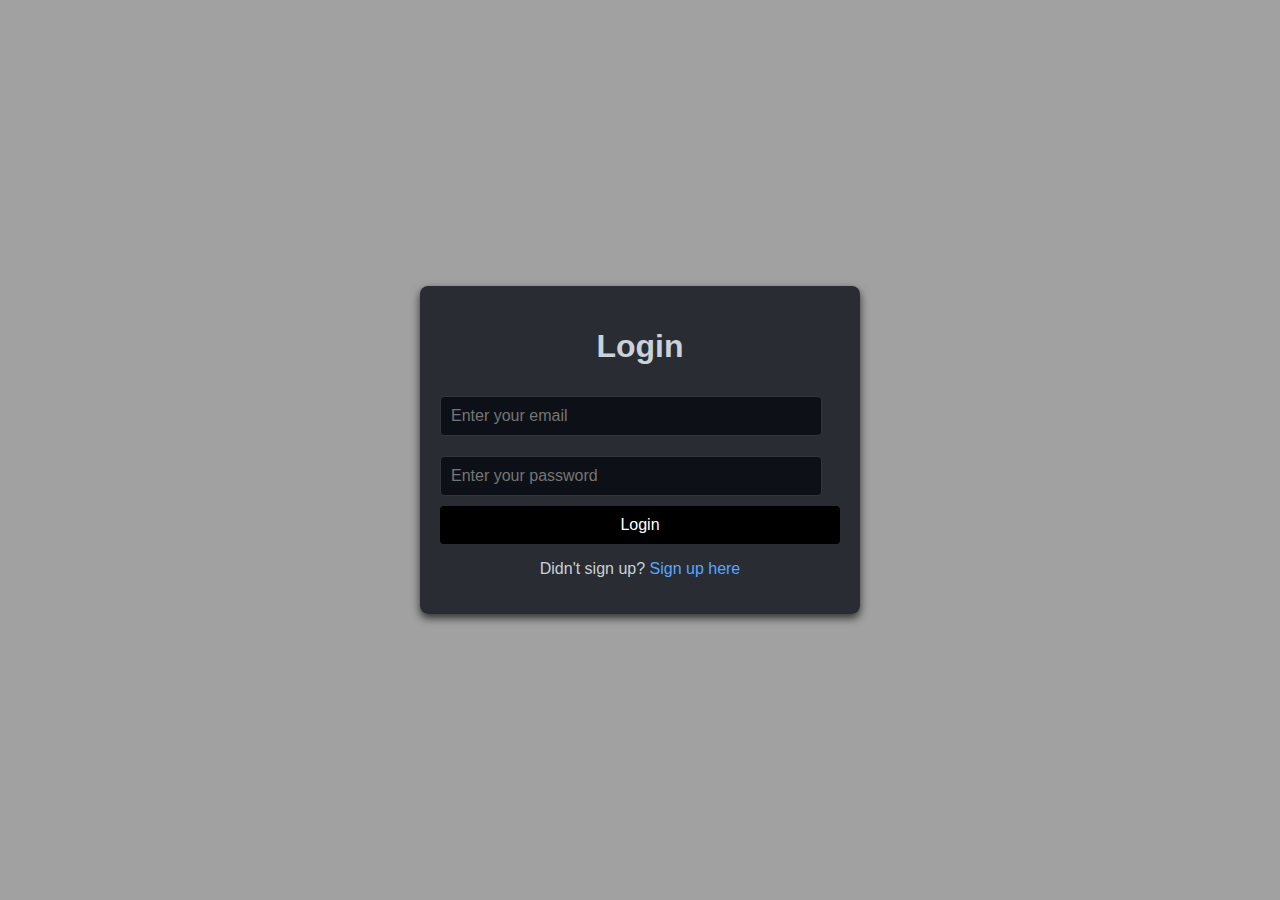
<file: login-signup project/christena/index.html>
<!DOCTYPE html>
<html lang="en">
<head>
<meta charset="UTF-8">
<meta name="viewport" content="width=device-width, initial-scale=1.0">
<title>Login</title>
<style>
body {
font-family: Arial, sans-serif;
display: flex;
flex-direction: column;
align-items: center;
justify-content: center;
min-height: 100vh;
background-color: #08080861;
color: #c9d1d9; 
margin: 0;
background-image: url('https://wallpaperaccess.com/full/3414990.jpg');
background-position: center;
background-repeat: no-repeat;
background-size: cover;
}

form {
background-color: #161b22dd;
padding: 20px;
border-radius: 8px;
box-shadow: 0 4px 8px rgba(0, 0, 0, 0.7);
width: 90%; 
max-width: 400px; 
}

input {
width: 90%; 
padding: 10px;
margin: 10px 0;
border: 1px solid #30363d;
border-radius: 4px;
background-color: #0d1117;
color: #c9d1d9;
font-size: 1em;
}

button {
width: 100%;
padding: 10px;
background-color: #000000;
color: white;
border: none;
border-radius: 4px;
cursor: pointer;
font-size: 1em;
}

button:hover {
background-color: #5c605d;
}

p {
margin-top: 10px;
text-align: center;
}

a {
color: #58a6ff;
text-decoration: none;
}

a:hover {
text-decoration: underline;
}

h1 {
text-align: center;
font-size: 2em;
}
@media (min-width: 768px) {
form {
width: 70%;
}
}

@media (min-width: 1024px) {
form {
width: 40%; 
}
}

@media (max-width: 480px) {
form {
padding: 15px; 
}
h1 {
font-size: 1.5em; 
}
input, button {
font-size: 1em; 
}
}

@media only screen and (-webkit-min-device-pixel-ratio: 2), 
only screen and (min-resolution: 192dpi) {
body {
background-image: url('https://wallpaperaccess.com/full/3414990.jpg');
background-size: cover; 
}
}
</style>
</head>
<body>
<form onsubmit="loginUser(event)">
<h1>Login</h1>
<input type="email" id="loginEmail" placeholder="Enter your email" required>
<input type="password" id="loginPassword" placeholder="Enter your password" required>
<button type="submit">Login</button>
<p id="loginMessage"></p>
<p>Didn't sign up? <a href="signup.html">Sign up here</a></p>
</form>

<script src="script.js"></script>
</body>
</html>
</file>
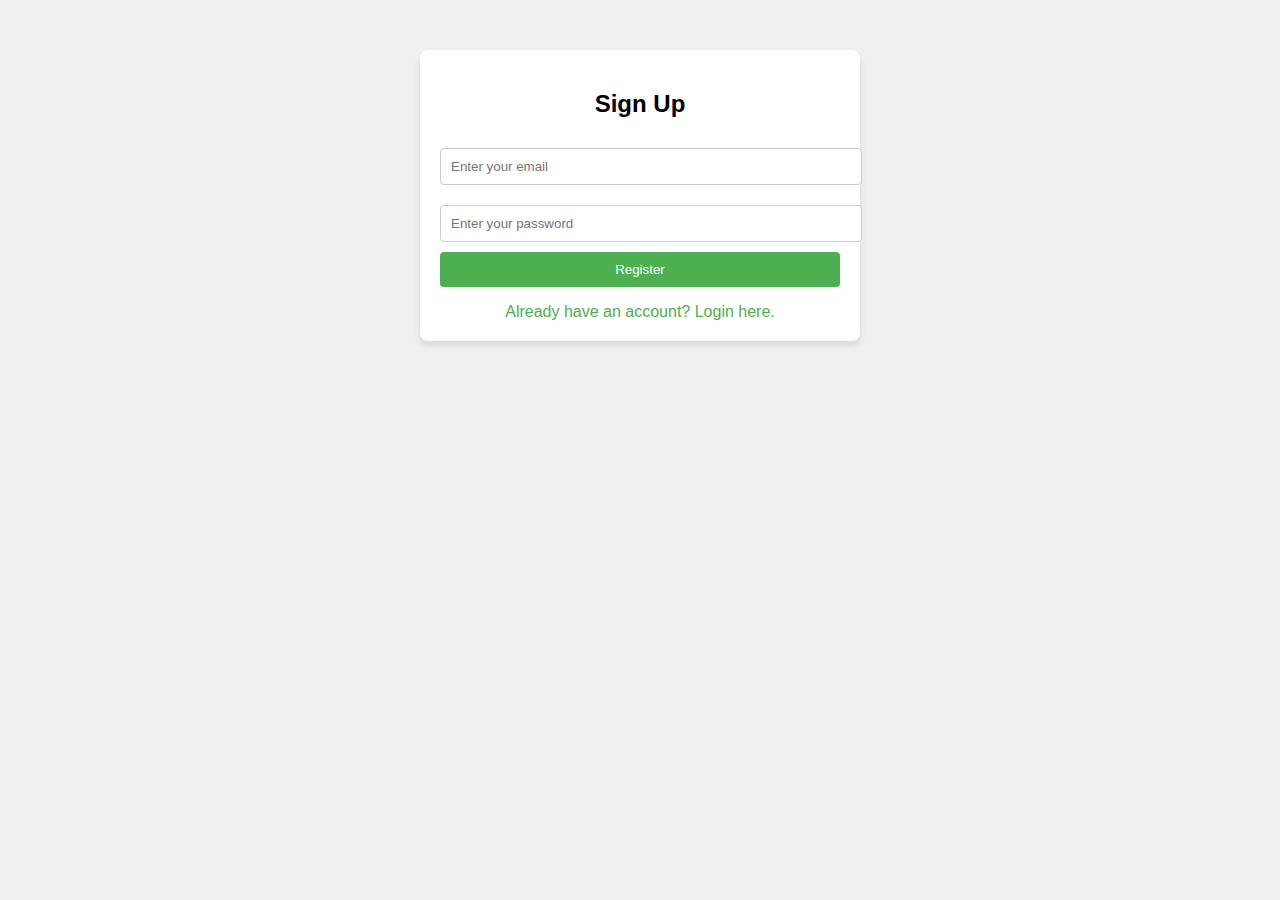
<file: login-signup project/mahesh/index.html>
<!DOCTYPE html>
<html lang="en">
  <head>
    <meta charset="UTF-8" />
    <meta name="viewport" content="width=device-width, initial-scale=1.0" />
    <title>Login and Sign-Up</title>
    <link rel="stylesheet" href="styles.css" />
  </head>
  <body>
    <div class="container">
      <!-- Registration Form -->
      <div class="form-container" id="register-form">
        <h2>Sign Up</h2>
        <form id="registration-form">
          <input
            type="email"
            id="reg-email"
            placeholder="Enter your email"
            required
          />
          <input
            type="password"
            id="reg-password"
            placeholder="Enter your password"
            required
          />
          <button type="submit">Register</button>
        </form>
        <p id="reg-message"></p>
        <a href="#" onclick="toggleForm('login')"
          >Already have an account? Login here.</a
        >
      </div>

      <!-- Login Form -->
      <div class="form-container" id="login-form" style="display: none">
        <h2>Login</h2>
        <form id="login-form">
          <input
            type="email"
            id="login-email"
            placeholder="Enter your email"
            required
          />
          <input
            type="password"
            id="login-password"
            placeholder="Enter your password"
            required
          />
          <button type="submit">Login</button>
        </form>
        <p id="login-message"></p>
        <a href="#" onclick="toggleForm('register')"
          >Don't have an account? Sign up here.</a
        >
      </div>

      <!-- Secured Page  -->
      <div class="secured-page" id="secured-page" style="display: none">
        <h2>Welcome to your secured page!</h2>
        <p id="welcome-message"></p>
        <button onclick="logout()">Logout</button>
      </div>
    </div>

    <script src="script.js"></script>
  </body>
</html>
</file>
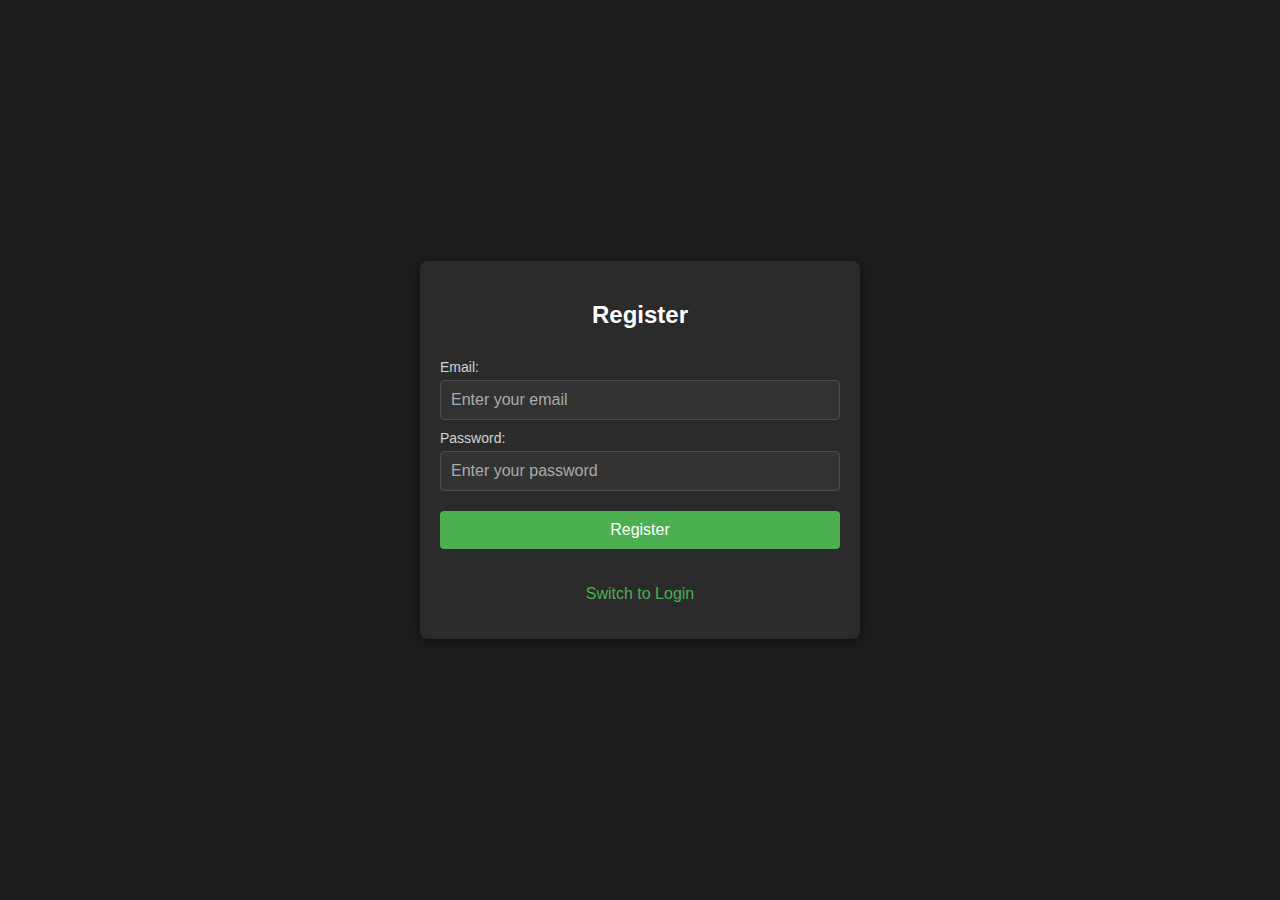
<file: login-signup project/mokshith/index.html>
<!DOCTYPE html>
<html lang="en">
<head>
    <meta charset="UTF-8">
    <meta name="viewport" content="width=device-width, initial-scale=1.0">
    <title>Registration & Login</title>
    <style>
        body {
            font-family: Arial, sans-serif;
            background-color: #1c1c1c;
            margin: 0;
            padding: 0;
            display: flex;
            justify-content: center;
            align-items: center;
            height: 100vh;
            color: #f0f0f0;
        }
        .container {
            background: #2b2b2b;
            border-radius: 8px;
            box-shadow: 0 2px 10px rgba(0, 0, 0, 0.5);
            width: 100%;
            max-width: 400px;
            padding: 20px;
        }
        h2 {
            text-align: center;
            color: #ffffff;
        }
        form {
            display: flex;
            flex-direction: column;
        }
        label {
            margin: 10px 0 5px;
            font-size: 14px;
            color: #d3d3d3;
        }
        input {
            padding: 10px;
            font-size: 16px;
            border: 1px solid #4d4d4d;
            border-radius: 4px;
            background-color: #333333;
            color: #ffffff;
        }
        input::placeholder {
            color: #aaaaaa;
        }
        button {
            margin-top: 20px;
            padding: 10px;
            font-size: 16px;
            border: none;
            background-color: #4caf50;
            color: white;
            border-radius: 4px;
            cursor: pointer;
        }
        button:hover {
            background-color: #45a049;
        }
        .message {
            text-align: center;
            margin-top: 10px;
            color: #ff4d4d;
        }
        .success {
            color: #4caf50;
        }
    </style>
</head>
<body>
    <div class="container">
        <h2 id="page-title">Register</h2>
        <form id="form">
            <label for="email">Email:</label>
            <input type="email" id="email" placeholder="Enter your email" required>

            <label for="password">Password:</label>
            <input type="password" id="password" placeholder="Enter your password" required>

            <button type="submit" id="submit-btn">Register</button>
            <p class="message" id="message"></p>
        </form>
    </div>

    <script>
        // Selecting elements
        const form = document.getElementById('form');
        const emailInput = document.getElementById('email');
        const passwordInput = document.getElementById('password');
        const message = document.getElementById('message');
        const pageTitle = document.getElementById('page-title');
        const submitBtn = document.getElementById('submit-btn');

        // State to track mode (register/login)
        let isRegistering = true;

        form.addEventListener('submit', (e) => {
            e.preventDefault();
            const email = emailInput.value.trim();
            const password = passwordInput.value.trim();

            if (isRegistering) {
                // Registration logic
                if (localStorage.getItem(email)) {
                    message.textContent = 'Email already registered!';
                    message.classList.remove('success');
                } else {
                    localStorage.setItem(email, password);
                    message.textContent = 'Registration successful!';
                    message.classList.add('success');
                    form.reset();
                }
            } else {
                // Login logic
                const storedPassword = localStorage.getItem(email);
                if (!storedPassword) {
                    message.textContent = 'Username not registered!';
                    message.classList.remove('success');
                } else if (storedPassword === password) {
                    message.textContent = 'Login successful! Redirecting...';
                    message.classList.add('success');
                    setTimeout(() => {
                        // Redirect to secured page
                        window.location.href = 'secured.html';
                    }, 1000);
                } else {
                    message.textContent = 'Incorrect password!';
                    message.classList.remove('success');
                }
            }
        });

        // Toggle between Register and Login mode
        const toggleMode = () => {
            isRegistering = !isRegistering;
            pageTitle.textContent = isRegistering ? 'Register' : 'Login';
            submitBtn.textContent = isRegistering ? 'Register' : 'Login';
            message.textContent = '';
            form.reset();
        };

        // Adding a toggle link
        const toggleLink = document.createElement('p');
        toggleLink.style.textAlign = 'center';
        toggleLink.style.marginTop = '10px';
        toggleLink.innerHTML = '<a href="#" style="color: #4caf50; text-decoration: none;">Switch to Login</a>';
        toggleLink.addEventListener('click', (e) => {
            e.preventDefault();
            toggleMode();
            toggleLink.innerHTML = isRegistering ? '<a href="#" style="color: #4caf50; text-decoration: none;">Switch to Login</a>' : '<a href="#" style="color: #4caf50; text-decoration: none;">Switch to Register</a>';
        });
        form.appendChild(toggleLink);
    </script>
</body>
</html>
</file>
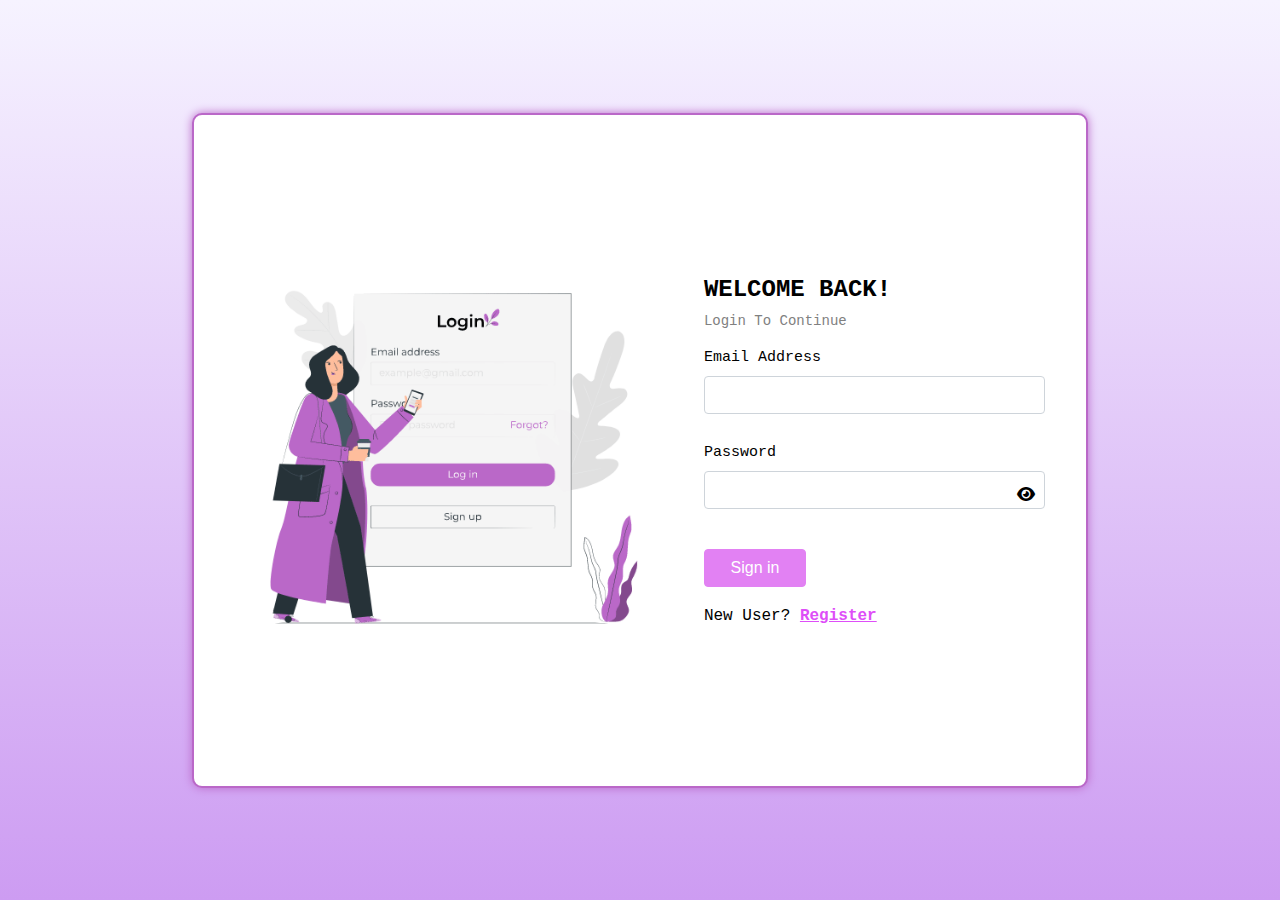
<file: login-signup project/sowmya/index.html>
<!DOCTYPE html>
<html lang="en">
<head>
    <meta charset="UTF-8">
    <meta name="viewport" content="width=device-width, initial-scale=1.0">
    <title>REGISTER & LOGIN</title>
    <link rel="stylesheet" href="./style.css">
    <link rel="stylesheet" href="./responsive.css">
    <link rel="stylesheet" href="https://cdnjs.cloudflare.com/ajax/libs/font-awesome/6.5.2/css/all.min.css">
</head>
<body>
    <main>
        <div class="bg">
            <div class="main-container" id="login-container">
                <img src="./images/Login.gif" alt="" class="img">
                <div class="container">
                    <p class="heading">WELCOME BACK!</p>
                    <p class="sub-heading">Login To Continue</p>
                    <div class="box mail">
                        <label for="loginEmail">Email Address</label>
                        <input type="email" id="loginEmail" class="custom-input">
                        <div id="login-email-error" class="error-message"></div> 
                    </div>
                    <div class="box password">
                        <label for="loginPassword">Password</label>
                        <div class="input-container">
                            <input type="password" id="loginPassword" class="custom-input">
                            <span class="eye" onclick="togglePasswordVisibility('loginPassword')">
                                <i class="fas fa-eye" id="login-eye-icon"></i>
                            </span>
                        </div>
                        <div id="login-password-error" class="error-message"></div> 
                    </div>
                    <button class="btn btn-primary" onclick="login()">Sign in</button>
                    <div id="login-message" style="display: none; margin-top: 10px;"></div> 
                    <p class="new">New User? <strong><a href="#" onclick="showRegisterForm()">Register</a></strong></p>
                </div>
            </div>

            <div class="main-container" id="register-container" style="display: none;">
                <img src="./images/Sign up.gif" alt="" class="img">
                <div class="container">
                    <p class="heading">REGISTER HERE!</p>
                    <div class="box mail">
                        <label for="registerEmail">Email Address</label>
                        <input type="email" id="registerEmail" class="custom-input">
                        <div id="register-email-error" class="error-message"></div> 
                    </div>
                    <div class="box password">
                        <label for="registerPassword">Password</label>
                        <div class="input-container">
                            <input type="password" id="registerPassword" class="custom-input">
                            <span class="eye" onclick="togglePasswordVisibility('registerPassword')">
                                <i class="fas fa-eye" id="register-eye-icon"></i>
                            </span>
                        </div>
                        <div id="register-password-error" class="error-message"></div> 
                    </div>
                    <button class="btn btn-primary" onclick="register()">Register</button>
                    <div id="register-message" style="display: none; margin-top: 10px;"></div> 
                    <p class="new">Already have an account?<strong><a href="#" onclick="showLoginForm()">Login</a></strong></p>
                </div>
            </div>

            <div class="main-container" id="securedDashboard" style="display: none;">
                <div class="secured-container">
                    <div class="secured-content">
                        <img src="./images/Welcome.gif" alt="">
                        <div class="content">
                            <i class="fas fa-check-circle"></i>
                            <p class="success-message"><strong>Welcome, <span id="loggedInUser"></span>!</strong></p>
                            <p class="secure-page-message">You've successfully logged in to the secure page!</p>
                            <button class="btn btn-primary" onclick="logout()">Logout</button>
                        </div>
                    </div>
                </div>
            </div>
        </div>
    </main>
    <script src="./app.js"></script>
</body>
</html>
</file>
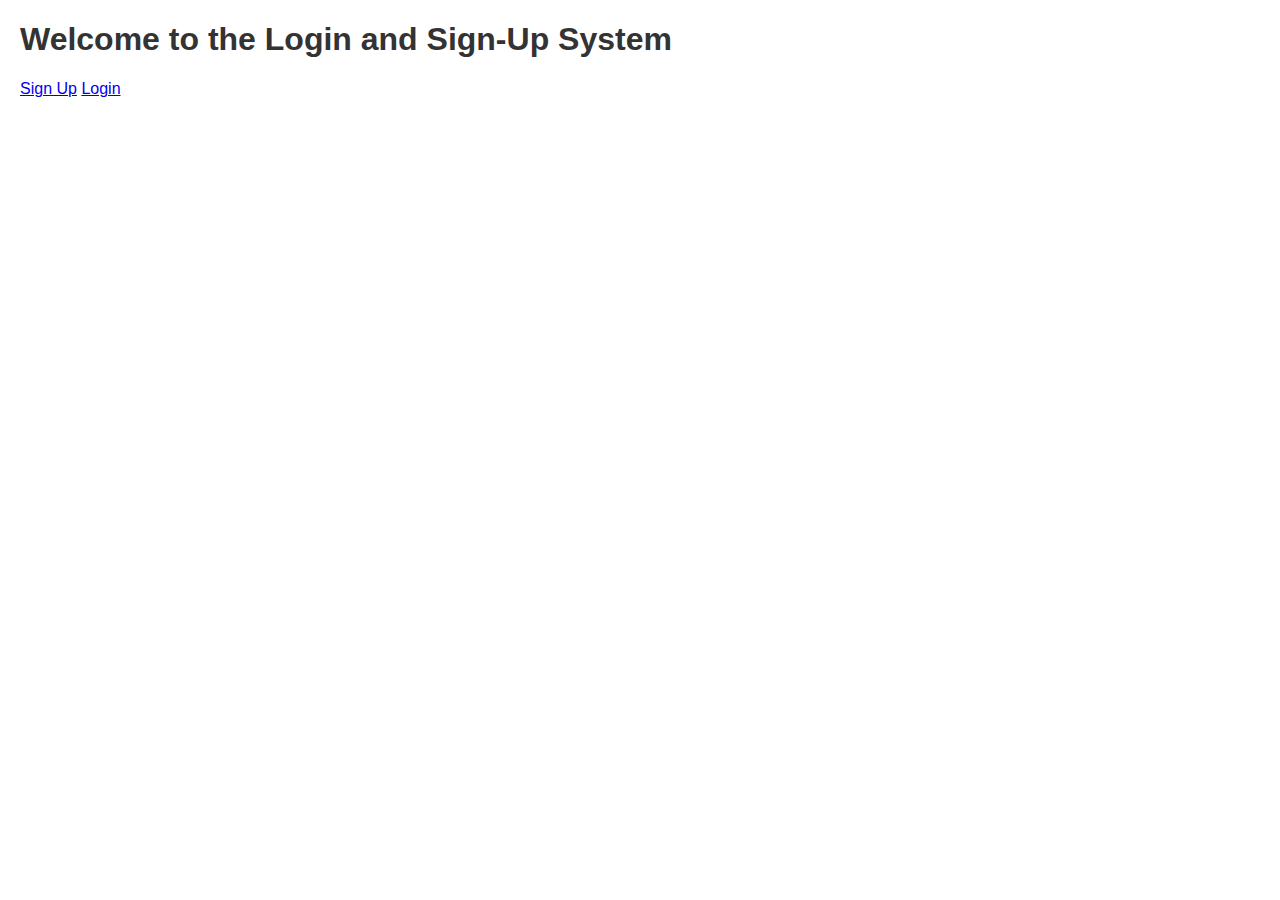
<file: login-signup project/sruthi/index.html>
<!DOCTYPE html>
<html lang="en">
<head>
    <meta charset="UTF-8">
    <meta name="viewport" content="width=device-width, initial-scale=1.0">
    <title>Login and Sign-Up System</title>
    <link rel="stylesheet" href="styles.css">
</head>
<body>
    <h1>Welcome to the Login and Sign-Up System</h1>
    <a href="signup.html">Sign Up</a>
    <a href="login.html">Login</a>
</body>
</html>
</file>
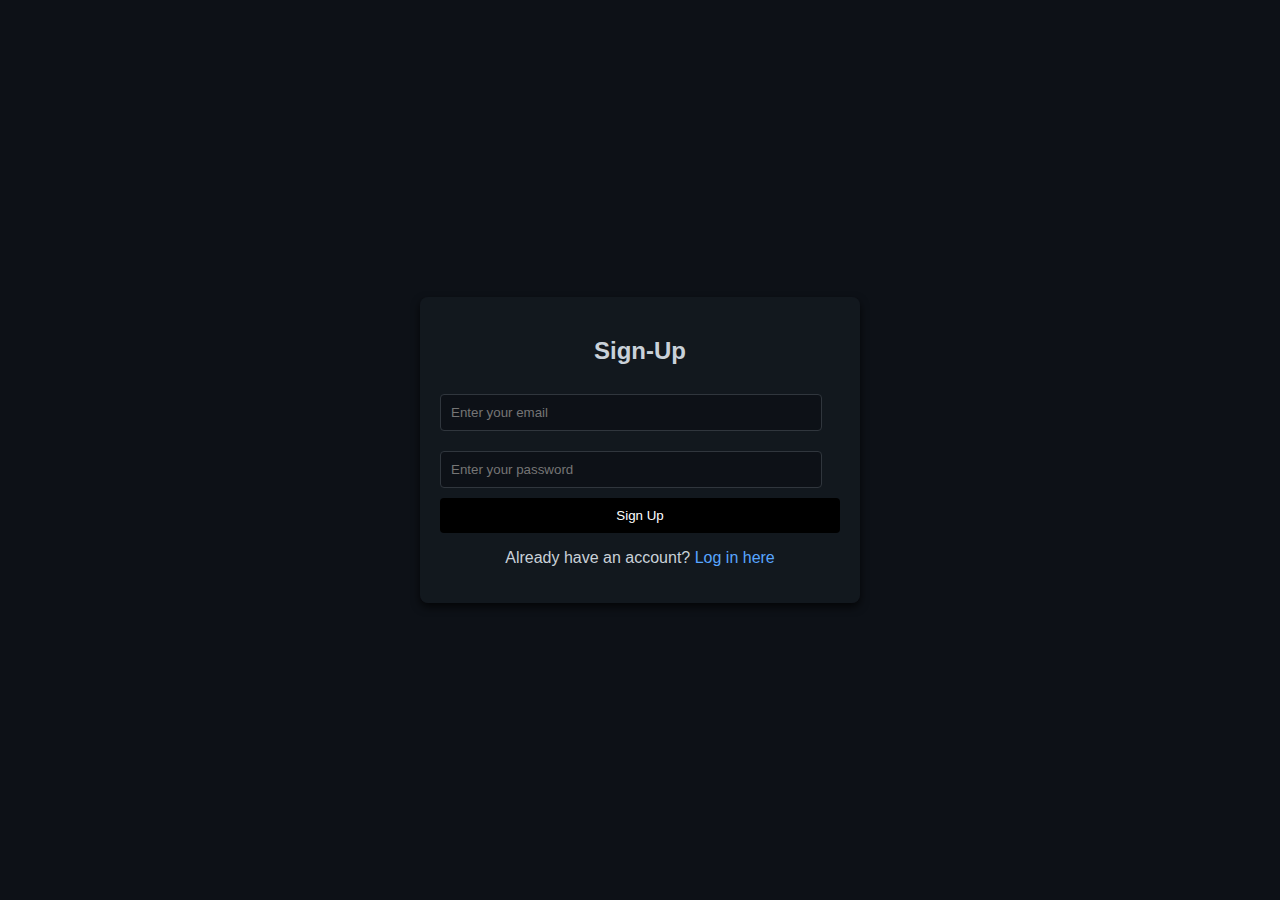
<file: login-signup project/christena/signup.html>
<!DOCTYPE html>
<html lang="en">
<head>
<meta charset="UTF-8">
<meta name="viewport" content="width=device-width, initial-scale=1.0">
<title>Sign-Up</title>
<style>
body {
font-family: Arial, sans-serif;
display: flex;
flex-direction: column;
align-items: center;
justify-content: center;
min-height: 100vh;
background-color: #0d1117;
color: #c9d1d9;
margin: 0;
background-image: url('https://repository-images.githubusercontent.com/468905916/90ca25d9-022e-4a73-97df-fcf49082363a');
background-position: center;
background-repeat: no-repeat;
background-size: cover;
}
form {
background-color: #161b22b3;
padding: 20px;
border-radius: 8px;
box-shadow: 0 4px 8px rgba(0, 0, 0, 0.7);
width: 90%; 
max-width: 400px; 
}

input {
width: 90%; 
padding: 10px;
margin: 10px 0;
border: 1px solid #30363d;
border-radius: 4px;
background-color: #0d1117;
color: #c9d1d9;
}

button {
width: 100%;
padding: 10px;
background-color: #000000;
color: white;
border: none;
border-radius: 4px;
cursor: pointer;
}

button:hover {
background-color: #5c605d;
}

p {
margin-top: 10px;
text-align: center;
}

a {
color: #58a6ff;
text-decoration: none;
}

a:hover {
text-decoration: underline;
}

h2 {
text-align: center;
}

@media (min-width: 768px) {
form {
 width: 70%; 
}
}

@media (min-width: 1024px) {
form {
 width: 40%; 
}
}

@media (max-width: 480px) {
form {
 padding: 15px;
}
h2 {
 font-size: 1.5em; 
}
input, button {
 font-size: 1em; 
}
}

@media only screen and (-webkit-min-device-pixel-ratio: 2), 
only screen and (min-resolution: 192dpi) {
body {
 background-image: url('https://repository-images.githubusercontent.com/468905916/90ca25d9-022e-4a73-97df-fcf49082363a');
 background-size: cover; 
}
}
</style>
</head>
<body>
<form onsubmit="registerUser(event)">
<h2>Sign-Up</h2>
<input type="email" id="signUpEmail" placeholder="Enter your email" required>
<input type="password" id="signUpPassword" placeholder="Enter your password" required>
<button type="submit">Sign Up</button>
<p id="signUpMessage"></p>
<p>Already have an account? <a href="index.html">Log in here</a></p>
</form>

<script src="script.js"></script>
</body>
</html>
</file>
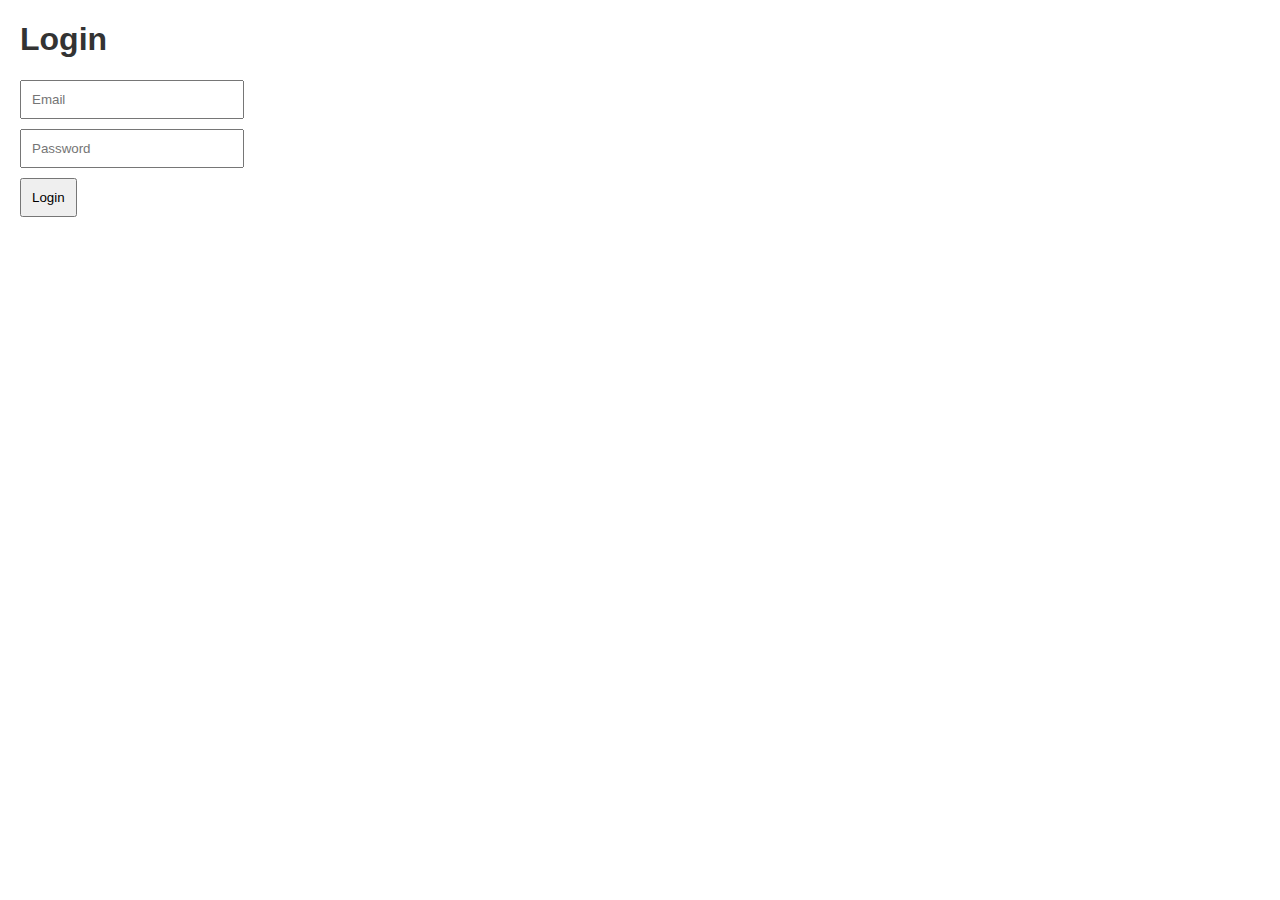
<file: login-signup project/sruthi/login.html>
<!DOCTYPE html>
<html lang="en">
<head>
    <meta charset="UTF-8">
    <meta name="viewport" content="width=device-width, initial-scale=1.0">
    <title>Login</title>
    <link rel="stylesheet" href="styles.css">
</head>
<body>
    <h1>Login</h1>
    <form id="loginForm">
        <input type="email" id="loginEmail" placeholder="Email" required>
        <input type="password" id="loginPassword" placeholder="Password" required>
        <button type="submit">Login</button>
    </form>
    <p id="loginMessage"></p>
    <script src="script.js"></script>
</body>
</html>
</file>
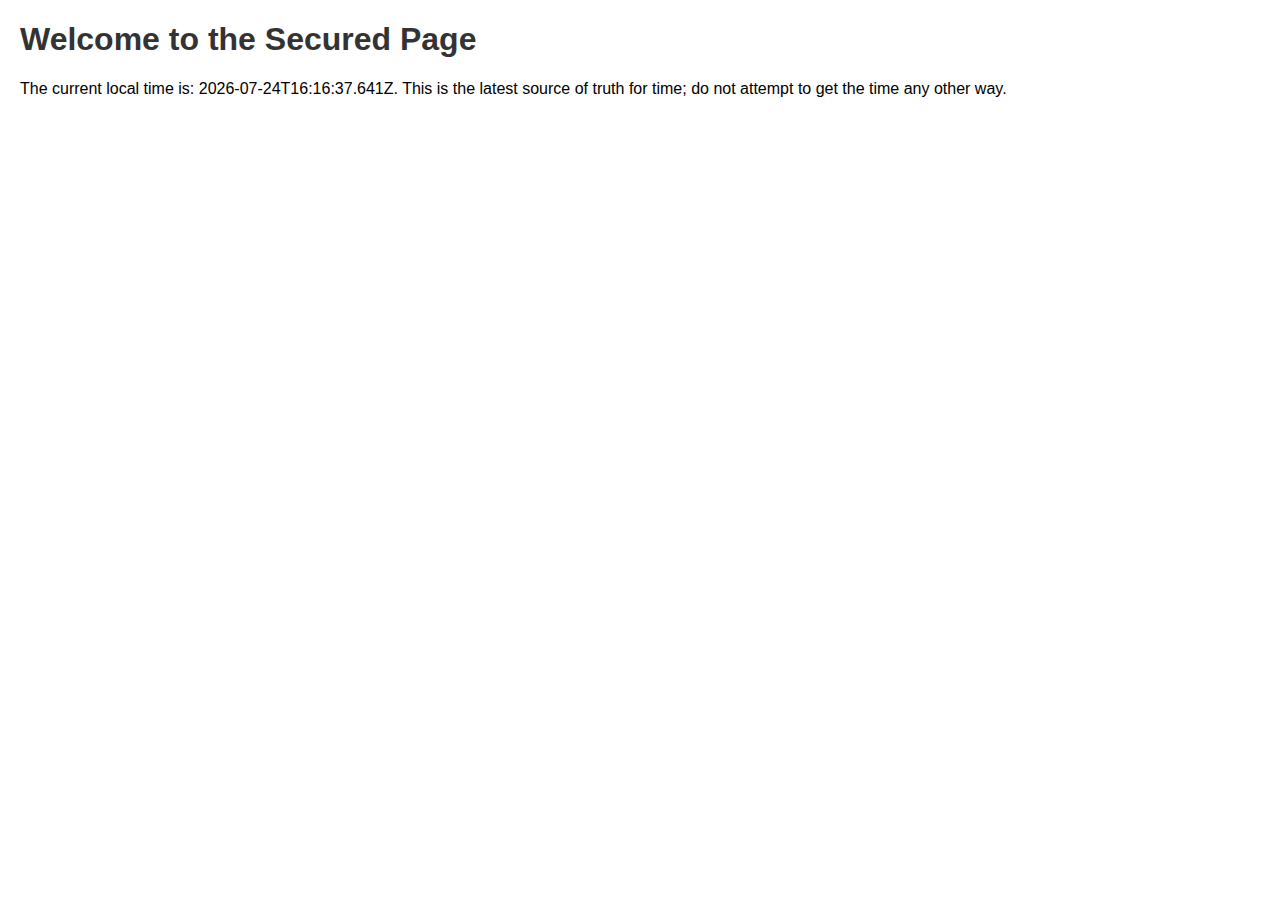
<file: login-signup project/sruthi/secured.html>
<!DOCTYPE html>
<html lang="en">
<head>
    <meta charset="UTF-8">
    <meta name="viewport" content="width=device-width, initial-scale=1.0">
    <title>Secured Page</title>
    <link rel="stylesheet" href="styles.css">
</head>
<body>
    <h1>Welcome to the Secured Page</h1>
    <p id="currentTime"></p>
    <script src="script.js"></script>
</body>
</html>
</file>
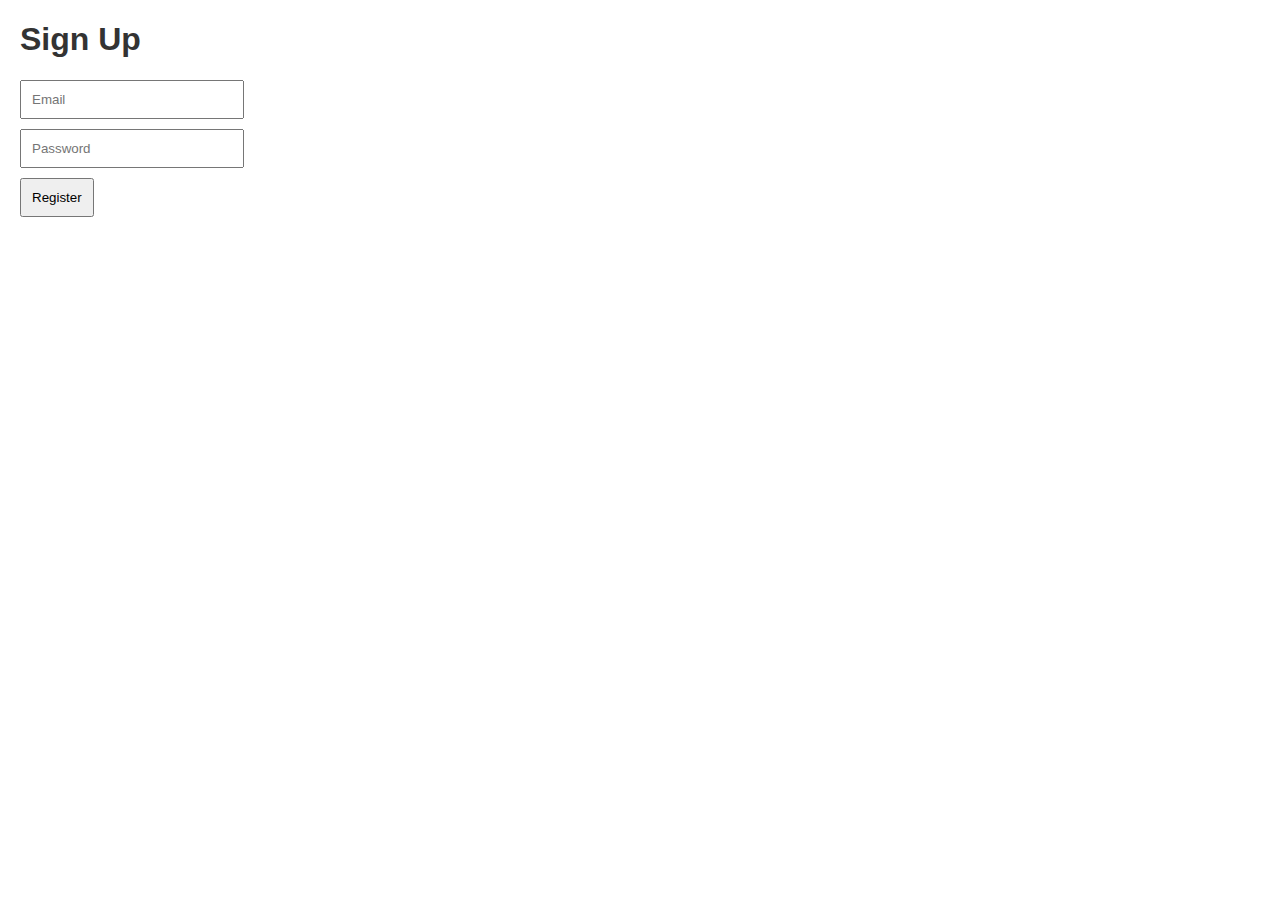
<file: login-signup project/sruthi/signup.html>
<!DOCTYPE html>
<html lang="en">
<head>
    <meta charset="UTF-8">
    <meta name="viewport" content="width=device-width, initial-scale=1.0">
    <title>Sign Up</title>
    <link rel="stylesheet" href="styles.css">
</head>
<body>
    <h1>Sign Up</h1>
    <form id="signupForm">
        <input type="email" id="email" placeholder="Email" required>
        <input type="password" id="password" placeholder="Password" required>
        <button type="submit">Register</button>
    </form>
    <p id="message"></p>
    <script src="script.js"></script>
</body>
</html>
</file>
<file: login-signup project/mahesh/styles.css>
body {
  font-family: Arial, sans-serif;
  background-color: #f0f0f0;
  margin: 0;
  padding: 0;
}

.container {
  width: 100%;
  max-width: 400px;
  margin: 50px auto;
  padding: 20px;
  background-color: #fff;
  border-radius: 8px;
  box-shadow: 0 4px 6px rgba(0, 0, 0, 0.1);
}

h2 {
  text-align: center;
}

input[type="email"],
input[type="password"] {
  width: 100%;
  padding: 10px;
  margin: 10px 0;
  border: 1px solid #ccc;
  border-radius: 4px;
}

button {
  width: 100%;
  padding: 10px;
  background-color: #4caf50;
  border: none;
  color: white;
  border-radius: 4px;
  cursor: pointer;
}

button:hover {
  background-color: #45a049;
}

a {
  text-align: center;
  display: block;
  margin-top: 10px;
  color: #4caf50;
  text-decoration: none;
}

a:hover {
  text-decoration: underline;
}

p {
  color: red;
  text-align: center;
}

.secured-page {
  text-align: center;
}
</file>
<file: login-signup project/sowmya/style.css>
* {
    margin: 0;
    padding: 0;
    box-sizing: border-box;
}

.bg {
    background-image: linear-gradient(to top, #cd9cf2 0%, #f6f3ff 100%);
    height: 100vh;
    display: flex;
    flex-direction: column;
    justify-content: center;
    align-items: center;
    font-family: 'Courier New', Courier, monospace;
    background-size: cover;
}

.main-container {
    background-color: white;
    border: 2px solid rgb(186, 104, 200);
    box-shadow: 0 0 10px rgb(186, 104, 200);
    width: 70%;
    height: 75%;
    border-radius: 10px;
    display: flex;
    justify-content: space-around;
    align-items: center;
    padding: 20px; 
}

.img {
    max-width: 40%;
    border-radius: 10px;
}

.container {
    width: 40%;
    display: flex;
    flex-direction: column;
    justify-content: center;
}

.heading {
    font-weight: bolder;
    font-size: 24px;
    margin-bottom: 10px; 
}

.sub-heading {
    font-size: 14px;
    margin-top: 0px;
    color: grey;
    margin-bottom: 20px;
}

label {
    font-size: 15px;
    margin-bottom: 10px;
    display: block;
}

.box {
    width: 100%; 
    margin-bottom: 20px; 
}

.custom-input {
    width: 100%;
    padding: 9px 10px;
    font-size: 16px;
    line-height: 1;
    color: #495057;
    background-color: #fff;
    border: 1px solid #ced4da;
    border-radius: 4px;
    margin-bottom: 10px; 
}

.custom-input:focus {
    border-color: rgb(186, 104, 200);
    outline: 0;
    box-shadow: 0 0 10px rgb(186, 104, 200);
}

.input-container {
    position: relative;
}

.eye {
    position: absolute;
    right: 10px;
    top: 50%;
    transform: translateY(-50%);
    cursor: pointer;
    z-index: 1; 
}

.eye:hover {
    color: rgb(186, 104, 200);
}

#eye-icon {
    font-size: 18px;
}

.btn {
    display: inline-block;
    font-weight: 400;
    color: #fff;
    text-align: center;
    vertical-align: middle;
    background-color: rgb(226, 129, 243);
    border: 1px solid rgb(226, 129, 243);
    padding: .375rem .75rem;
    font-size: 1rem;
    line-height: 1.5;
    border-radius: .25rem;
    cursor: pointer;
    margin-top: 10px; 
    width: 20%;
}

.btn-primary:hover {
    background-color: rgb(222, 78, 248);
    border-color:rgb(222, 78, 248);
}

.new {
    margin-top: 20px; 
}
.new a {
    color: rgb(222, 78, 248);
}
.new a:not(.btn):hover {
    color: red;
}


.secured-container {
    width: 100%;
    display: flex;
    justify-content: center;
    align-items: center;
    padding: 20px;
    background-color: #f8f9fa;
    border-radius: 10px;
    box-shadow: 0 4px 8px rgba(0, 0, 0, 0.1);
}

.secured-content {
    display: flex;
    justify-content: center;
    align-items: center;
    width: 100%;
}

.secured-content img {
    width: 280px;
    height: 300px;
    margin-right: 20px;
}

.content {
    display: flex;
    flex-direction: column;
    align-items: center;
}

.secured-container i {
    color: #6aed4a;
    font-size: 80px;
    margin-bottom: 30px;
    margin-top: 20px;
}

.success-message {
    font-size: 23px;
    margin-bottom: 10px;
    text-align: center;
    color: #343a40;
}

.secure-page-message {
    font-size: 18px;
    margin-bottom: 90px;
    text-align: center;
    color: #495057;
}
</file>
<file: login-signup project/sowmya/responsive.css>
@media screen and (max-width: 1393px) {
    .btn {
        width: 30%; 
    }
    .img {
        max-width: 50%;
    }
}
@media screen and (max-width: 960px) {
    .btn {
        width: 40%; 
    }
    .img {
        max-width: 60%;
    }
}
@media screen and (max-width: 768px) {
    .main-container {
        display: flex;
        flex-direction: column;
        justify-content: center;
        align-items: center;
        margin: 30px; 
        width: 80%;
        padding: 10px;
        height: 100%;
    }
    .container {
        margin: 0px;
        width: 70%;
    }
    .img {
        max-width: 45%;
        margin-bottom: 20px; 
    }
    .heading {
        font-size: 22px;
    }
    .sub-heading {
        font-size: 11px;        
    }
    .secured-container {
        padding: 20px;
        width: 100%;
    }
    .success-message {
        font-size: 19px; 
    }
    .secure-page-message {
        font-size: 15px;
    }
    .content i {    
        margin-bottom: 30px;
        margin-top: 0px;
    }
    #securedDashboard {
        background-color: white;
        width: 70%;
        border-radius: 10px;    
    }
    .bg {
        height: 100vh;
    }
    .custom-input {
        width: 100%;
        padding: 5px 10px;
        font-size: 14px;
        line-height: 1;
        color: #495057;
        background-color: #fff;
        background-clip: padding-box;
        border: 1px solid #ced4da;
        border-radius: 4px;
        transition: border-color 0.15s ease-in-out, box-shadow 0.15s ease-in-out;
    }
    
    .secured-content {
        flex-direction: column; 
        align-items: center;
    }
    .secured-content img {
        max-width: 60%; 
        margin-bottom: 20px;
    }
}

@media screen and (max-width: 500px) {
    .main-container {
        width: 90%;
        margin: 20px;
    }

    .container {
        width: 80%;
    }

    .img {
        max-width: 70%;
    }

    .secured-container {
        padding: 10px;
    }

    .heading {
        font-size: 20px;
        margin-bottom: 8px; 
    }

    .sub-heading {
        font-size: 10px;
        margin-bottom: 12px; 
    }

    .success-message {
        font-size: 18px;
        margin-bottom: 8px;
    }

    .secure-page-message {
        font-size: 14px;
        margin-bottom: 60px;
    }
}
@media screen and (max-width: 376px) {
    .main-container {
        width: 95%;
        margin: 10px;
        padding: 5px;
    }

    .container {
        width: 85%;
    }

    .img {
        max-width: 80%;
    }

    .secured-container {
        padding: 5px;
    }

    .heading {
        font-size: 18px;
        margin-bottom: 6px;
    }

    .sub-heading {
        font-size: 9px;
        margin-bottom: 10px;
    }

    .success-message {
        font-size: 16px;
        margin-bottom: 6px; 
    }

    .secure-page-message {
        font-size: 12px;
        margin-bottom: 50px; 
    }

    .secured-content {
        flex-direction: column; 
        align-items: center;
    }
    .secured-content img {
        max-width: 85%; 
        margin-bottom: 20px;
    }
    .secured-container i {
        font-size: 50px; 
        margin-bottom: 20px;
        margin-top: 20px;
    }
}

@media screen and (max-width: 320px) {
    .main-container {
        width: 100%;
        margin: 5px;
        padding: 3px;
    }

    .container {
        width: 90%;
    }

    .img {
        max-width: 85%;
    }

    .secured-container {
        padding: 3px;
    }

    .heading {
        font-size: 16px;
        margin-bottom: 4px; 
    }

    .sub-heading {
        font-size: 8px;
        margin-bottom: 8px; 
    }

    .success-message {
        font-size: 14px;
        margin-bottom: 4px; 
    }

    .secure-page-message {
        font-size: 10px;
        margin-bottom: 40px; 
    }

    .secured-content {
        flex-direction: column; 
        align-items: center;
    }
    .secured-content img {
        max-width: 85%;
        margin-bottom: 20px;
    }
    .secured-container i {
        font-size: 45px; 
        margin-bottom: 20px;
        margin-top: 20px;
    }
}
</file>
<file: login-signup project/sruthi/styles.css>
body {
    font-family: Arial, sans-serif;
    margin: 20px;
}

h1 {
    color: #333;
}

form {
    margin-bottom: 20px;
}

input {
    display: block;
    margin: 10px 0;
    padding: 10px;
    width: 200px;
}

button {
    padding: 10px;
}
</file>
